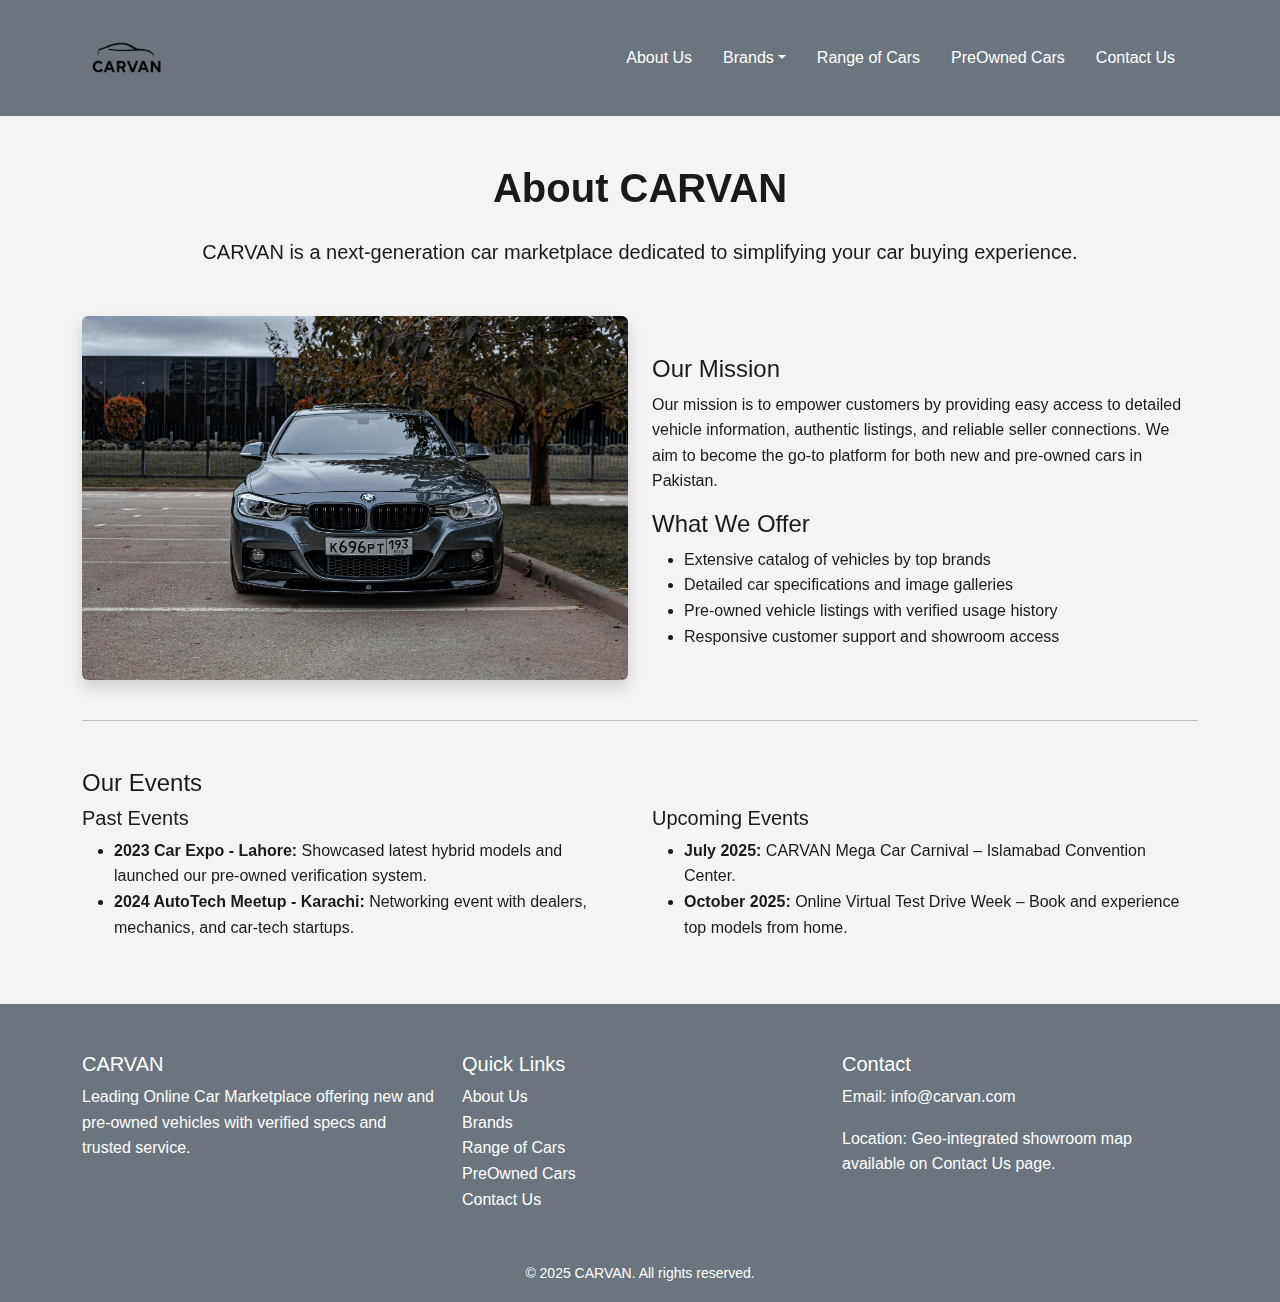
<file: about.html>
<!DOCTYPE html>
<html lang="en">
<head>
  <meta charset="UTF-8" />
  <meta name="viewport" content="width=device-width, initial-scale=1.0" />
  <title>About Us - CARVAN</title>
  <link href="https://cdn.jsdelivr.net/npm/bootstrap@5.3.0/dist/css/bootstrap.min.css" rel="stylesheet" />
  <link href="https://unpkg.com/aos@2.3.1/dist/aos.css" rel="stylesheet" />
  <link rel="stylesheet" href="style.css" />
</head>
<body>
   <!-- Navbar -->
  <nav class="navbar navbar-expand-lg sticky-top">
    <div class="container">
      <a class="navbar-brand fw-bold" href="index.html"><img src="/Images/Carvan-removebg-preview.png" alt="carvan logo"></a>
      <button class="navbar-toggler" type="button" data-bs-toggle="collapse" data-bs-target="#navbarNav">
        <span class="navbar-toggler-icon"></span>
      </button>
      <div class="collapse navbar-collapse" id="navbarNav">
        <ul class="navbar-nav ms-auto">
          <li class="nav-item"><a class="nav-link" href="about.html">About Us</a></li>
          <li class="nav-item dropdown">
            <a class="nav-link dropdown-toggle" href="#" role="button" data-bs-toggle="dropdown">Brands</a>
            <ul class="dropdown-menu">
              <li><a class="dropdown-item" href="toyota.html">Toyota</a></li>
              <li><a class="dropdown-item" href="honda.html">Honda</a></li>
              <li><a class="dropdown-item" href="bmw.html">BMW</a></li>
            </ul>
          </li>
          <li class="nav-item"><a class="nav-link" href="range.html">Range of Cars</a></li>
          <li class="nav-item"><a class="nav-link" href="preowned.html">PreOwned Cars</a></li>
          <li class="nav-item"><a class="nav-link" href="contact.html">Contact Us</a></li>
        </ul>
      </div>
    </div>
  </nav>

  <!-- About Us -->
  <section class="py-5">
    <div class="container" data-aos="fade-up">
      <h2 class="section-title">About CARVAN</h2>
      <p class="lead text-center">CARVAN is a next-generation car marketplace dedicated to simplifying your car buying experience.</p>
      <div class="row mt-5 align-items-center">
        <div class="col-md-6 mb-4">
          <img src="/Images/bmw 3.jpg" alt="About CARVAN" class="img-fluid rounded shadow" />
        </div>
        <div class="col-md-6">
          <h4>Our Mission</h4>
          <p>
            Our mission is to empower customers by providing easy access to detailed vehicle information, authentic listings, and reliable seller connections. We aim to become the go-to platform for both new and pre-owned cars in Pakistan.
          </p>
          <h4>What We Offer</h4>
          <ul>
            <li>Extensive catalog of vehicles by top brands</li>
            <li>Detailed car specifications and image galleries</li>
            <li>Pre-owned vehicle listings with verified usage history</li>
            <li>Responsive customer support and showroom access</li>
          </ul>
        </div>
      </div>
      <hr>
      <!-- Events Section -->
<div class="mt-5">
  <h4>Our Events</h4>
  <div class="row">
    <!-- Past Events -->
    <div class="col-md-6">
      <h5>Past Events</h5>
      <ul>
        <li><strong>2023 Car Expo - Lahore:</strong> Showcased latest hybrid models and launched our pre-owned verification system.</li>
        <li><strong>2024 AutoTech Meetup - Karachi:</strong> Networking event with dealers, mechanics, and car-tech startups.</li>
      </ul>
    </div>
    <!-- Upcoming Events -->
    <div class="col-md-6">
      <h5>Upcoming Events</h5>
      <ul>
        <li><strong>July 2025:</strong> CARVAN Mega Car Carnival – Islamabad Convention Center.</li>
        <li><strong>October 2025:</strong> Online Virtual Test Drive Week – Book and experience top models from home.</li>
      </ul>
    </div>
  </div>
</div>

    </div>
  </section>

  <!-- Footer -->
  <footer class="footer text-white pt-5 pb-3">
    <div class="container">
      <div class="row">
        <div class="col-md-4 mb-3">
          <h5>CARVAN</h5>
          <p>Leading Online Car Marketplace offering new and pre-owned vehicles with verified specs and trusted service.</p>
        </div>
        <div class="col-md-4 mb-3">
          <h5>Quick Links</h5>
          <ul class="list-unstyled">
            <li><a href="about.html" class="text-white">About Us</a></li>
            <li><a href="brands.html" class="text-white">Brands</a></li>
            <li><a href="range.html" class="text-white">Range of Cars</a></li>
            <li><a href="preowned.html" class="text-white">PreOwned Cars</a></li>
            <li><a href="contact.html" class="text-white">Contact Us</a></li>
          </ul>
        </div>
        <div class="col-md-4 mb-3">
          <h5>Contact</h5>
          <p>Email: <a href="mailto:info@carvan.com" class="text-white">info@carvan.com</a></p>
          <p>Location: Geo-integrated showroom map available on Contact Us page.</p>
        </div>
      </div>
      <div class="text-center mt-3">
        <small>&copy; 2025 CARVAN. All rights reserved.</small>
      </div>
    </div>
  </footer>

  <script src="https://code.jquery.com/jquery-3.6.0.min.js"></script>
  <script src="https://cdn.jsdelivr.net/npm/bootstrap@5.3.0/dist/js/bootstrap.bundle.min.js"></script>
  <script src="https://unpkg.com/aos@2.3.1/dist/aos.js"></script>
  <script>
    AOS.init();
  </script>
</body>
</html>
</file>
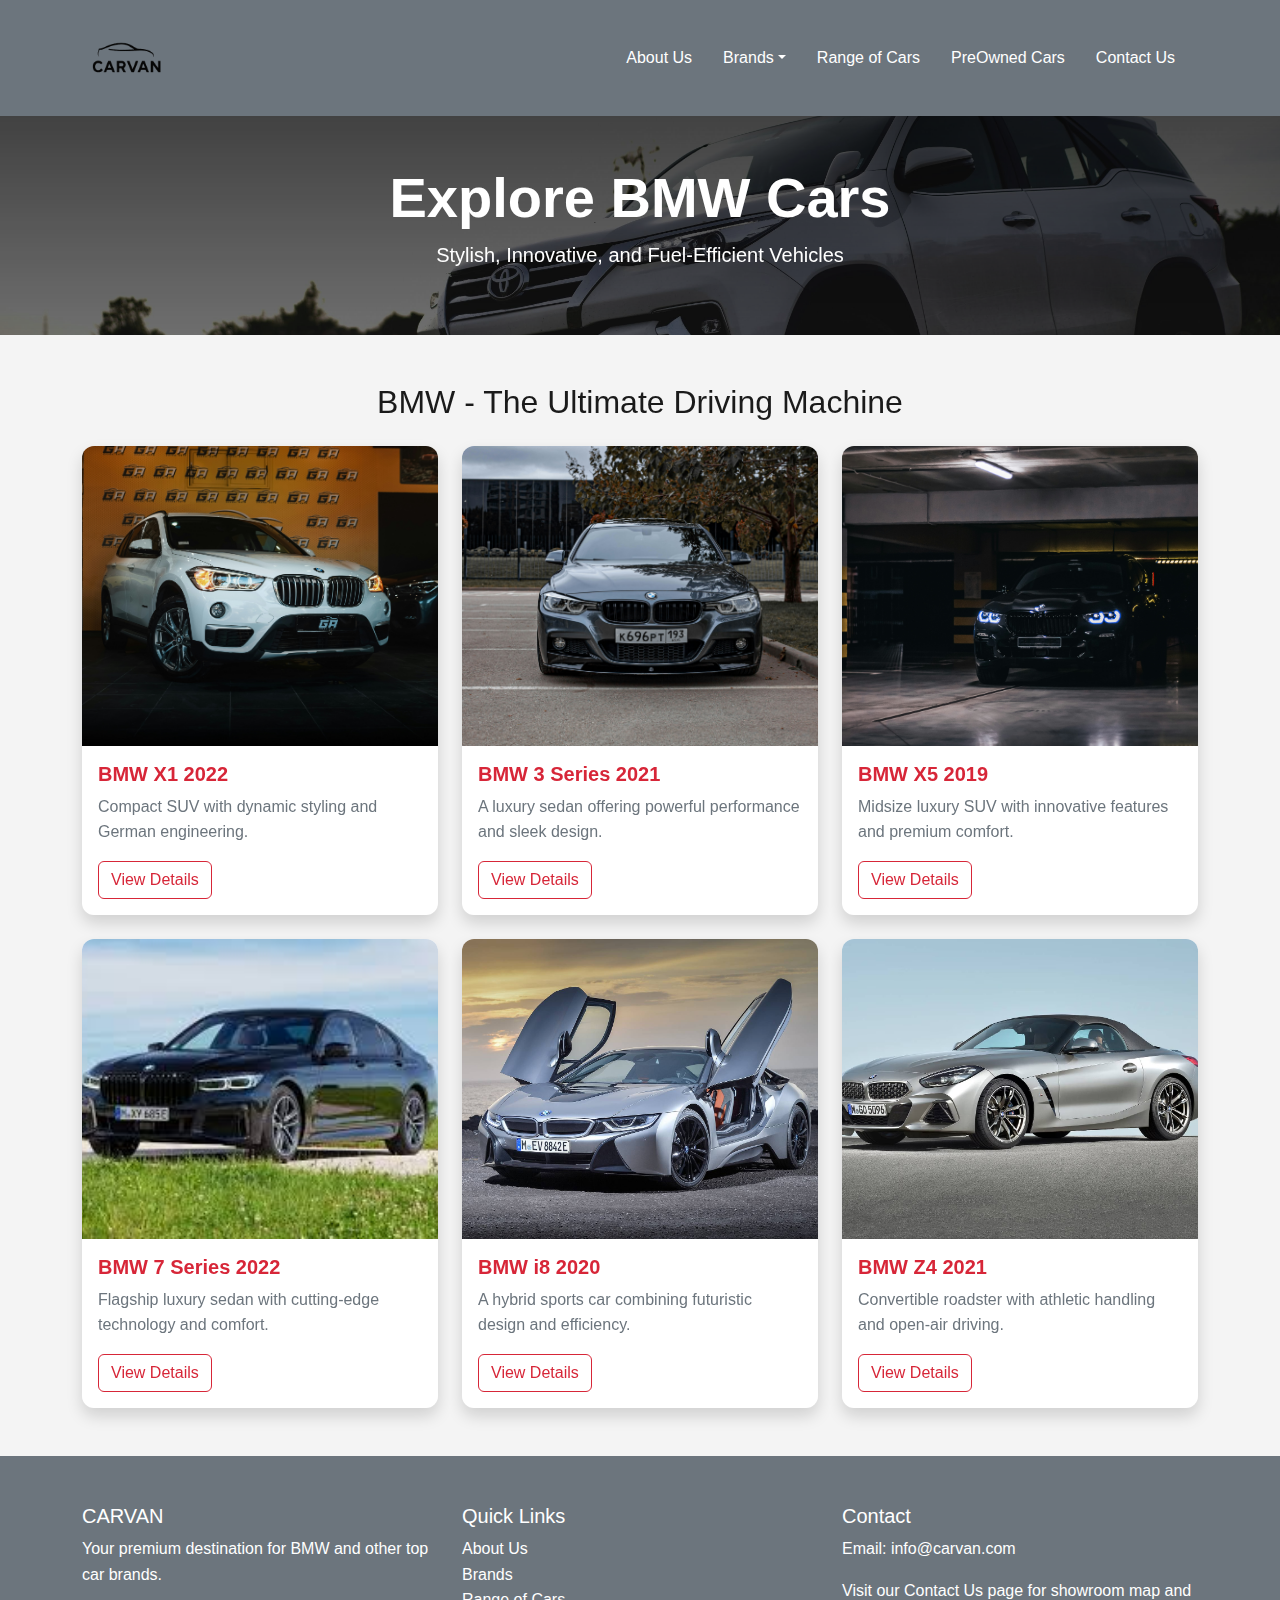
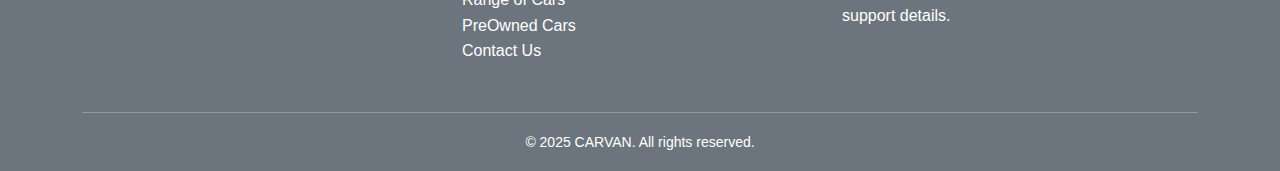
<file: bmw.html>
<!DOCTYPE html>
<html lang="en">
<head>
  <meta charset="UTF-8">
  <meta name="viewport" content="width=device-width, initial-scale=1.0">
  <title>BMW - CARVAN</title>
  <link href="https://cdn.jsdelivr.net/npm/bootstrap@5.3.0/dist/css/bootstrap.min.css" rel="stylesheet">
  <link href="https://unpkg.com/aos@2.3.1/dist/aos.css" rel="stylesheet">
  <link rel="stylesheet" href="style.css">
</head>
<body>
   <!-- Navbar -->
  <nav class="navbar navbar-expand-lg sticky-top">
    <div class="container">
      <a class="navbar-brand fw-bold" href="index.html"><img src="/Images/Carvan-removebg-preview.png" alt="carvan logo"></a>
      <button class="navbar-toggler" type="button" data-bs-toggle="collapse" data-bs-target="#navbarNav">
        <span class="navbar-toggler-icon"></span>
      </button>
      <div class="collapse navbar-collapse" id="navbarNav">
        <ul class="navbar-nav ms-auto">
          <li class="nav-item"><a class="nav-link" href="about.html">About Us</a></li>
          <li class="nav-item dropdown">
            <a class="nav-link dropdown-toggle" href="#" role="button" data-bs-toggle="dropdown">Brands</a>
            <ul class="dropdown-menu">
              <li><a class="dropdown-item" href="toyota.html">Toyota</a></li>
              <li><a class="dropdown-item" href="honda.html">Honda</a></li>
              <li><a class="dropdown-item" href="bmw.html">BMW</a></li>
            </ul>
          </li>
          <li class="nav-item"><a class="nav-link" href="range.html">Range of Cars</a></li>
          <li class="nav-item"><a class="nav-link" href="preowned.html">PreOwned Cars</a></li>
          <li class="nav-item"><a class="nav-link" href="contact.html">Contact Us</a></li>
        </ul>
      </div>
    </div>
  </nav>
    <!-- BMW Section -->
  <header class="brand-header text-white text-center py-5">
    <div class="container" data-aos="fade-down">
      <h1 class="display-4 fw-bold">Explore BMW Cars</h1>
      <p class="lead">Stylish, Innovative, and Fuel-Efficient Vehicles</p>
    </div>
  </header>
  <!-- BMW Page -->
  <section class="brand-section py-5">
    <div class="container" data-aos="fade-up">
      <h2 class="text-center mb-4">BMW - The Ultimate Driving Machine</h2>
      <div class="row g-4">

        <div class="col-md-4">
          <div class="card shadow">
            <img src="/Images/bmw x1.jpg" class="card-img-top" alt="BMW X1">
            <div class="card-body">
              <h5 class="card-title">BMW X1 2022</h5>
              <p class="card-text">Compact SUV with dynamic styling and German engineering.</p>
              <a href="#" class="btn btn-outline-primary">View Details</a>
            </div>
          </div>
        </div>
        
        <div class="col-md-4">
          <div class="card shadow">
            <img src="/Images/bmw 3.jpg" class="card-img-top" alt="BMW 3 Series">
            <div class="card-body">
              <h5 class="card-title">BMW 3 Series 2021</h5>
              <p class="card-text">A luxury sedan offering powerful performance and sleek design.</p>
              <a href="#" class="btn btn-outline-primary">View Details</a>
            </div>
          </div>
        </div>

        <div class="col-md-4">
          <div class="card shadow">
            <img src="/Images/bmw x5.jpg" class="card-img-top" alt="BMW X5">
            <div class="card-body">
              <h5 class="card-title">BMW X5 2019</h5>
              <p class="card-text">Midsize luxury SUV with innovative features and premium comfort.</p>
              <a href="#" class="btn btn-outline-primary">View Details</a>
            </div>
          </div>
        </div>

         <div class="col-md-4">
    <div class="card shadow">
      <img src="/Images/bmw 7.jfif" class="card-img-top" alt="BMW 7 Series">
      <div class="card-body">
        <h5 class="card-title">BMW 7 Series 2022</h5>
        <p class="card-text">Flagship luxury sedan with cutting-edge technology and comfort.</p>
        <a href="#" class="btn btn-outline-primary">View Details</a>
      </div>
    </div>
  </div>
  <div class="col-md-4">
    <div class="card shadow">
      <img src="/Images/bmw i8.jpg" class="card-img-top" alt="BMW i8">
      <div class="card-body">
        <h5 class="card-title">BMW i8 2020</h5>
        <p class="card-text">A hybrid sports car combining futuristic design and efficiency.</p>
        <a href="#" class="btn btn-outline-primary">View Details</a>
      </div>
    </div>
  </div>
  <div class="col-md-4">
    <div class="card shadow">
      <img src="/Images/bmwz 4.avif" class="card-img-top" alt="BMW Z4">
      <div class="card-body">
        <h5 class="card-title">BMW Z4 2021</h5>
        <p class="card-text">Convertible roadster with athletic handling and open-air driving.</p>
        <a href="#" class="btn btn-outline-primary">View Details</a>
      </div>
    </div>
  </div>
      </div>
    </div>
  </section>

  <!-- Footer -->
  <footer class="footer text-white pt-5 pb-3">
    <div class="container">
      <div class="row">
        <div class="col-md-4 mb-3">
          <h5>CARVAN</h5>
          <p>Your premium destination for BMW and other top car brands.</p>
        </div>
        <div class="col-md-4 mb-3">
          <h5>Quick Links</h5>
          <ul class="list-unstyled">
            <li><a href="about.html" class="text-white">About Us</a></li>
            <li><a href="brands.html" class="text-white">Brands</a></li>
            <li><a href="range.html" class="text-white">Range of Cars</a></li>
            <li><a href="preowned.html" class="text-white">PreOwned Cars</a></li>
            <li><a href="contact.html" class="text-white">Contact Us</a></li>
          </ul>
        </div>
        <div class="col-md-4 mb-3">
          <h5>Contact</h5>
          <p>Email: <a href="mailto:info@carvan.com" class="text-white">info@carvan.com</a></p>
          <p>Visit our Contact Us page for showroom map and support details.</p>
        </div>
      </div>
         <hr >
      <div class="text-center mt-3">
        <small>&copy; 2025 CARVAN. All rights reserved.</small>
      </div>
    </div>
  </footer>

  <script src="https://code.jquery.com/jquery-3.6.0.min.js"></script>
  <script src="https://cdn.jsdelivr.net/npm/bootstrap@5.3.0/dist/js/bootstrap.bundle.min.js"></script>
  <script src="https://unpkg.com/aos@2.3.1/dist/aos.js"></script>
  <script>
    AOS.init();
  </script>
</body>
</html>
</file>
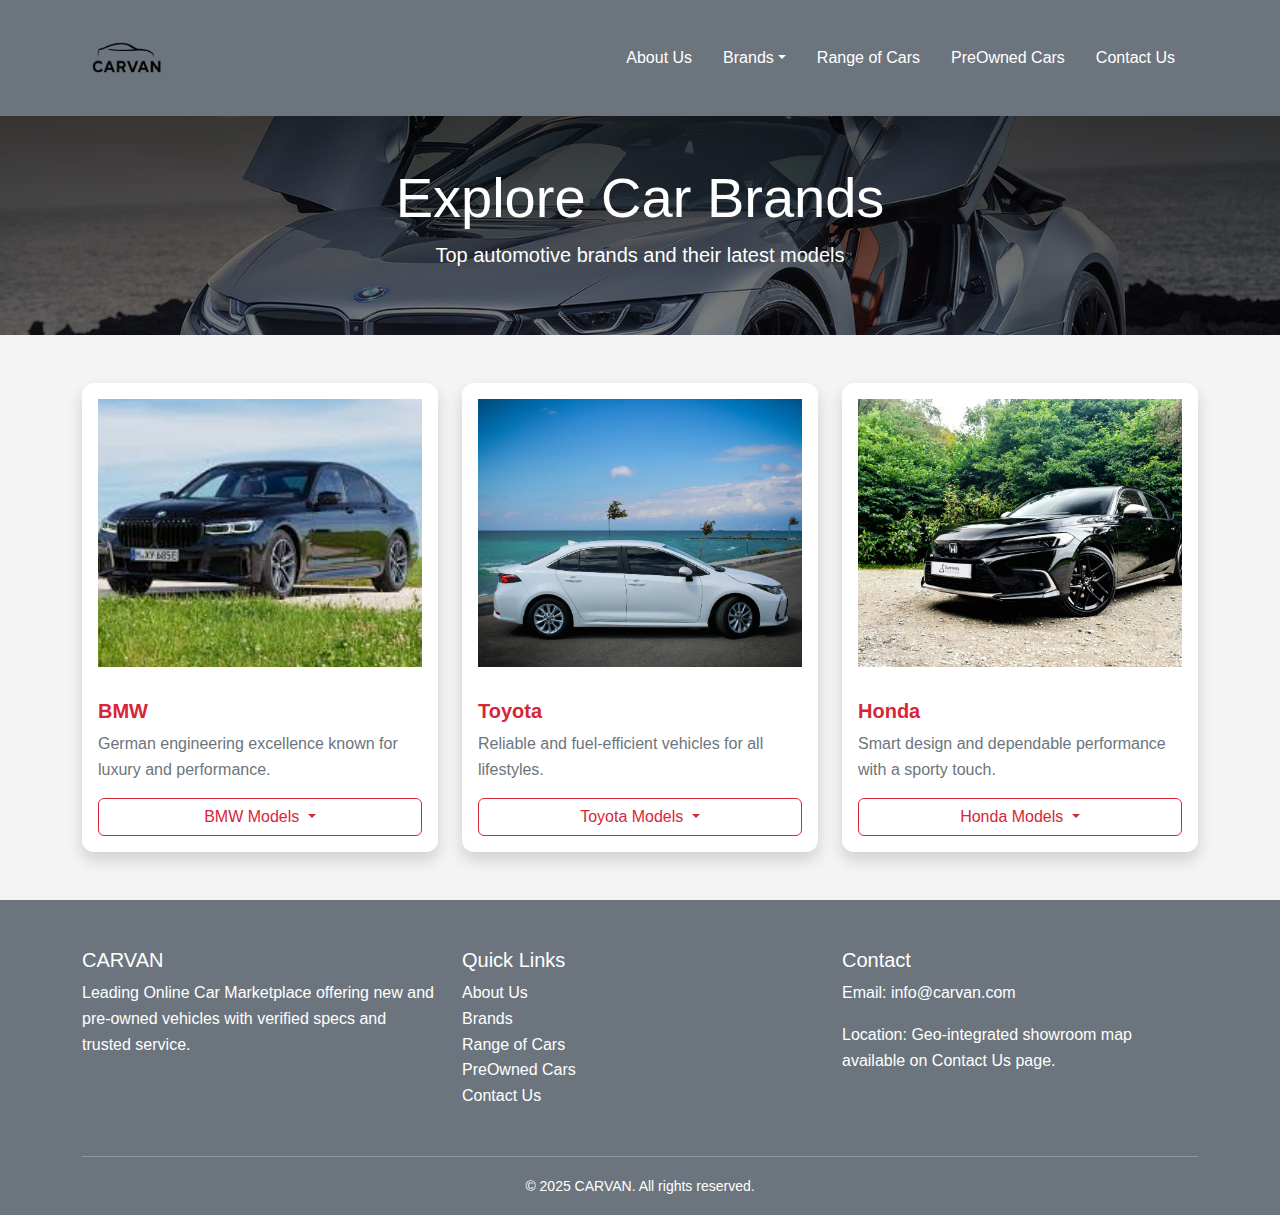
<file: brand.html>
<!DOCTYPE html>
<html lang="en">
<head>
  <meta charset="UTF-8">
  <meta name="viewport" content="width=device-width, initial-scale=1.0">
  <title>CARVAN - Online Car Marketplace</title>
  <link href="https://cdn.jsdelivr.net/npm/bootstrap@5.3.0/dist/css/bootstrap.min.css" rel="stylesheet">
  <link href="https://unpkg.com/aos@2.3.1/dist/aos.css" rel="stylesheet">
  <link rel="stylesheet" href="style.css">
</head>
<style>
    .dropdown-menu {
  z-index: 1050; /* make sure it appears above cards */
}
.card {
  overflow: visible !important; /* allow dropdowns to appear outside */
}

</style>
<body>
  <!-- Navbar -->
  <nav class="navbar navbar-expand-lg sticky-top">
    <div class="container">
      <a class="navbar-brand fw-bold" href="index.html"><img src="/Images/Carvan-removebg-preview.png" alt="carvan logo"></a>
      <button class="navbar-toggler" type="button" data-bs-toggle="collapse" data-bs-target="#navbarNav">
        <span class="navbar-toggler-icon"></span>
      </button>
      <div class="collapse navbar-collapse" id="navbarNav">
        <ul class="navbar-nav ms-auto">
          <li class="nav-item"><a class="nav-link" href="about.html">About Us</a></li>
          <li class="nav-item dropdown">
            <a class="nav-link dropdown-toggle" href="#" role="button" data-bs-toggle="dropdown">Brands</a>
            <ul class="dropdown-menu">
              <li><a class="dropdown-item" href="toyota.html">Toyota</a></li>
              <li><a class="dropdown-item" href="honda.html">Honda</a></li>
              <li><a class="dropdown-item" href="bmw.html">BMW</a></li>
            </ul>
          </li>
          <li class="nav-item"><a class="nav-link" href="range.html">Range of Cars</a></li>
          <li class="nav-item"><a class="nav-link" href="preowned.html">PreOwned Cars</a></li>
          <li class="nav-item"><a class="nav-link" href="contact.html">Contact Us</a></li>
        </ul>
      </div>
    </div>
  </nav>

<header class="text-center py-5 bg-dark text-white brands">
  <div class="container">
    <h1 class="display-4">Explore Car Brands</h1>
    <p class="lead">Top automotive brands and their latest models</p>
  </div>
</header>

<section class="container py-5">
  <div class="row g-4">

    <!-- Brand: BMW -->
    <div class="col-md-4">
      <div class="card shadow">
        <img src="/Images/bmw 7.jfif" class="card-img-top p-3" alt="BMW Logo">
        <div class="card-body">
          <h5 class="card-title">BMW</h5>
          <p class="card-text">German engineering excellence known for luxury and performance.</p>

          <!-- Sub-menu Models -->
          <div class="dropdown">
            <button class="btn btn-outline-primary dropdown-toggle w-100" type="button" data-bs-toggle="dropdown">
              BMW Models
            </button>
            <ul class="dropdown-menu w-100">
              <li><a class="dropdown-item" href="bmw.html#x1">BMW X1</a></li>
              <li><a class="dropdown-item" href="bmw.html#3series">BMW 3 Series</a></li>
              <li><a class="dropdown-item" href="bmw.html#x5">BMW X5</a></li>
              <li><a class="dropdown-item" href="bmw.html#i8">BMW i8</a></li>
            </ul>
          </div>
        </div>
      </div>
    </div>

    <!-- Brand: Toyota -->
    <div class="col-md-4">
      <div class="card shadow">
        <img src="/Images/Toyota corolla.jpg" class="card-img-top p-3" alt="Toyota Logo">
        <div class="card-body">
          <h5 class="card-title">Toyota</h5>
          <p class="card-text">Reliable and fuel-efficient vehicles for all lifestyles.</p>

          <!-- Sub-menu Models -->
          <div class="dropdown">
            <button class="btn btn-outline-primary dropdown-toggle w-100" type="button" data-bs-toggle="dropdown">
              Toyota Models
            </button>
            <ul class="dropdown-menu w-100">
              <li><a class="dropdown-item" href="toyota.html#corolla">Toyota Corolla</a></li>
              <li><a class="dropdown-item" href="toyota.html#camry">Toyota Camry</a></li>
              <li><a class="dropdown-item" href="toyota.html#fortuner">Toyota Fortuner</a></li>
            </ul>
          </div>
        </div>
      </div>
    </div>

    <!-- Brand: Honda -->
    <div class="col-md-4">
      <div class="card shadow">
        <img src="/Images/honda 2022.jpg" class="card-img-top p-3" alt="Honda Logo">
        <div class="card-body">
          <h5 class="card-title">Honda</h5>
          <p class="card-text">Smart design and dependable performance with a sporty touch.</p>

          <!-- Sub-menu Models -->
          <div class="dropdown">
            <button class="btn btn-outline-primary dropdown-toggle w-100" type="button" data-bs-toggle="dropdown">
              Honda Models
            </button>
            <ul class="dropdown-menu w-100">
              <li><a class="dropdown-item" href="honda.html#civic">Honda Civic</a></li>
              <li><a class="dropdown-item" href="honda.html#accord">Honda Accord</a></li>
              <li><a class="dropdown-item" href="honda.html#brv">Honda BR-V</a></li>
            </ul>
          </div>
        </div>
      </div>
    </div>

  </div>
</section>

  <!-- Footer -->
  <footer class="footer text-white pt-5 pb-3">
    <div class="container">
      <div class="row">
        <div class="col-md-4 mb-3">
          <h5>CARVAN</h5>
          <p>Leading Online Car Marketplace offering new and pre-owned vehicles with verified specs and trusted service.</p>
        </div>
        <div class="col-md-4 mb-3">
          <h5>Quick Links</h5>
          <ul class="list-unstyled">
            <li><a href="about.html" class="text-white">About Us</a></li>
            <li><a href="brands.html" class="text-white">Brands</a></li>
            <li><a href="range.html" class="text-white">Range of Cars</a></li>
            <li><a href="preowned.html" class="text-white">PreOwned Cars</a></li>
            <li><a href="contact.html" class="text-white">Contact Us</a></li>
          </ul>
        </div>
        <div class="col-md-4 mb-3">
          <h5>Contact</h5>
          <p>Email: <a href="mailto:info@carvan.com" class="text-white">info@carvan.com</a></p>
          <p>Location: Geo-integrated showroom map available on Contact Us page.</p>
        </div>
      </div>
      <hr >
      <div class="text-center mt-3">
        <small>&copy; 2025 CARVAN. All rights reserved.</small>
      </div>
    </div>
  </footer>


  <script src="https://code.jquery.com/jquery-3.6.0.min.js"></script>
  <script src="https://cdn.jsdelivr.net/npm/bootstrap@5.3.0/dist/js/bootstrap.bundle.min.js"></script>
  <script src="https://unpkg.com/aos@2.3.1/dist/aos.js"></script>
  <script>
    AOS.init();
  </script>
</body>
</html>
</file>
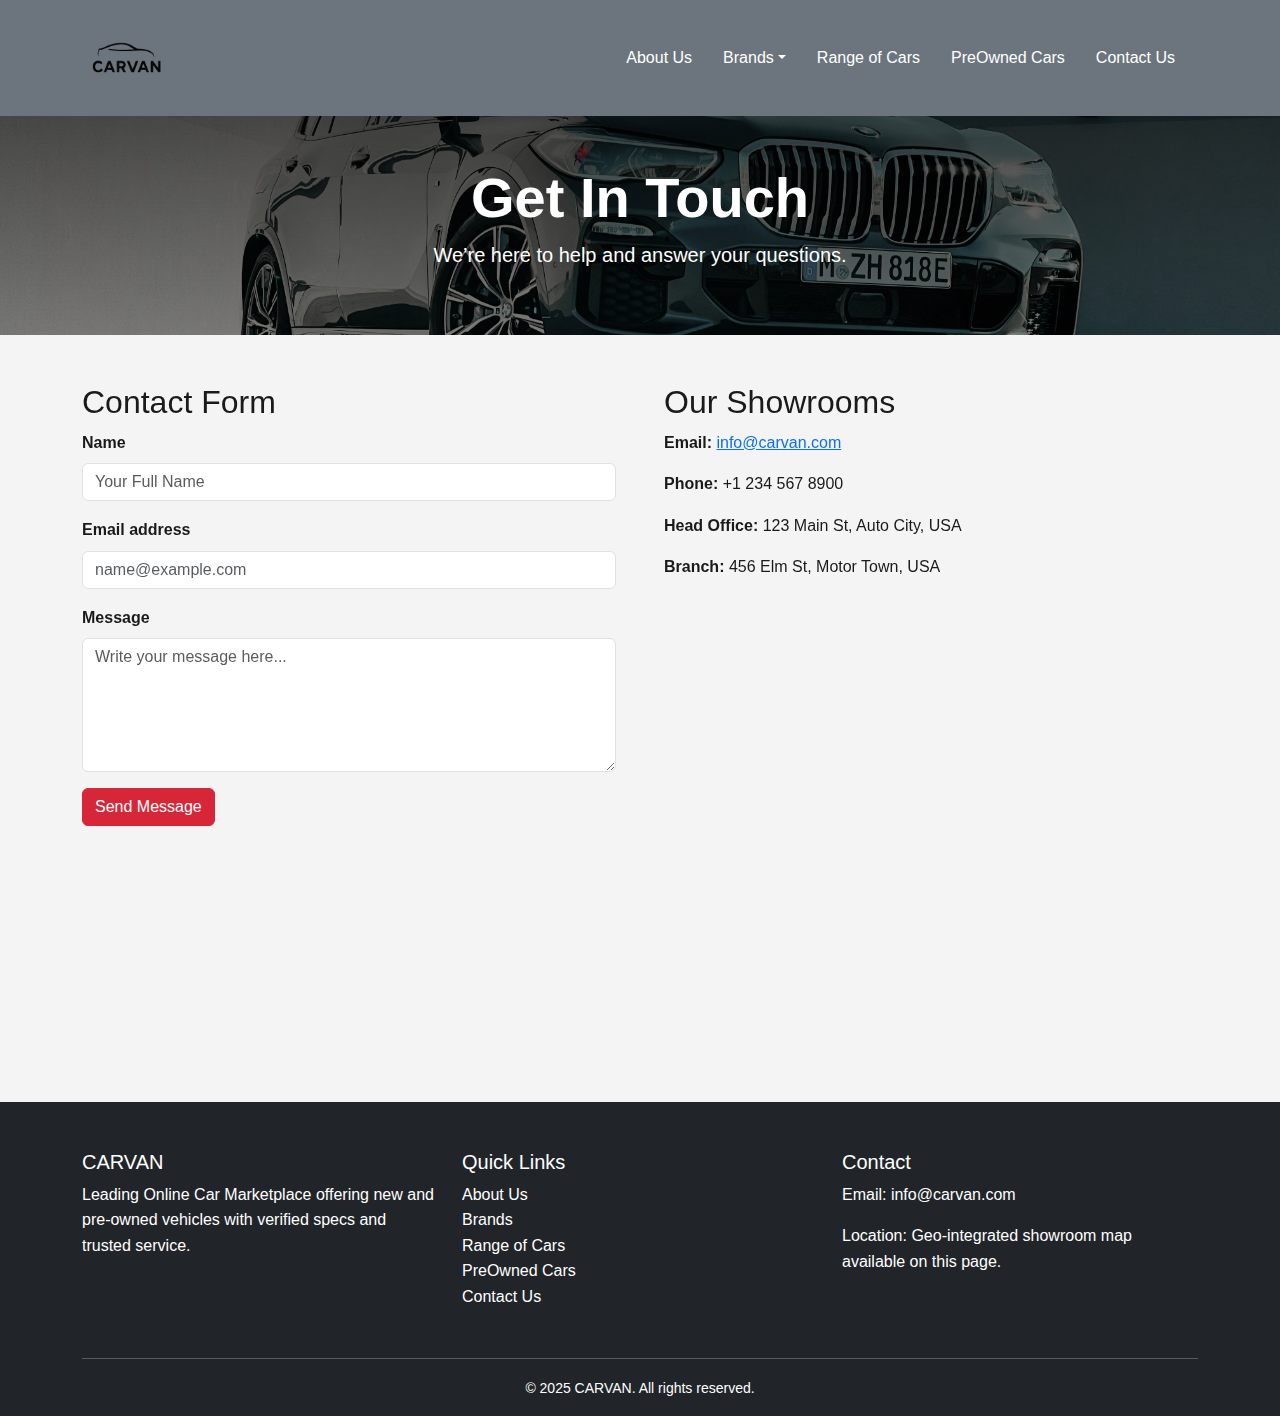
<file: contact.html>
<!DOCTYPE html>
<html lang="en">

<head>
  <meta charset="UTF-8" />
  <meta name="viewport" content="width=device-width, initial-scale=1" />
  <title>Contact Us - CARVAN</title>
  <link href="https://cdn.jsdelivr.net/npm/bootstrap@5.3.0/dist/css/bootstrap.min.css" rel="stylesheet" />
  <link href="https://unpkg.com/aos@2.3.1/dist/aos.css" rel="stylesheet" />
  <link rel="stylesheet" href="style.css" />
  <style>


  </style>
</head>

<body>
  <!-- Navbar -->
  <nav class="navbar navbar-expand-lg sticky-top">
    <div class="container">
      <a class="navbar-brand fw-bold" href="index.html"><img src="/Images/Carvan-removebg-preview.png"
          alt="carvan logo"></a>
      <button class="navbar-toggler" type="button" data-bs-toggle="collapse" data-bs-target="#navbarNav">
        <span class="navbar-toggler-icon"></span>
      </button>
      <div class="collapse navbar-collapse" id="navbarNav">
        <ul class="navbar-nav ms-auto">
          <li class="nav-item"><a class="nav-link" href="about.html">About Us</a></li>
          <li class="nav-item dropdown">
            <a class="nav-link dropdown-toggle" href="#" role="button" data-bs-toggle="dropdown">Brands</a>
            <ul class="dropdown-menu">
              <li><a class="dropdown-item" href="toyota.html">Toyota</a></li>
              <li><a class="dropdown-item" href="honda.html">Honda</a></li>
              <li><a class="dropdown-item" href="bmw.html">BMW</a></li>
            </ul>
          </li>
          <li class="nav-item"><a class="nav-link" href="range.html">Range of Cars</a></li>
          <li class="nav-item"><a class="nav-link" href="preowned.html">PreOwned Cars</a></li>
          <li class="nav-item"><a class="nav-link" href="contact.html">Contact Us</a></li>
        </ul>
      </div>
    </div>
  </nav>

  <!-- Header -->
  <header class=" text-white text-center py-5" data-aos="fade-down" id="contact-header">
    <div class="container">
      <h1 class="display-4 fw-bold">Get In Touch</h1>
      <p class="lead">We’re here to help and answer your questions.</p>
    </div>
  </header>

  <!-- Contact Section -->
  <section class="container my-5">
    <div class="row g-5">
      <!-- Contact Form -->
      <div class="col-lg-6" data-aos="fade-right">
        <h2>Contact Form</h2>
        <form id="contactForm" novalidate>
          <div class="mb-3">
            <label for="name" class="form-label fw-semibold">Name</label>
            <input type="text" class="form-control" id="name" placeholder="Your Full Name" required />
            <div class="invalid-feedback">Please enter your name.</div>
          </div>
          <div class="mb-3">
            <label for="email" class="form-label fw-semibold">Email address</label>
            <input type="email" class="form-control" id="email" placeholder="name@example.com" required />
            <div class="invalid-feedback">Please enter a valid email address.</div>
          </div>
          <div class="mb-3">
            <label for="message" class="form-label fw-semibold">Message</label>
            <textarea class="form-control" id="message" rows="5" placeholder="Write your message here..."
              required></textarea>
            <div class="invalid-feedback">Please enter your message.</div>
          </div>
          <button type="submit" class="btn btn-primary">Send Message</button>
        </form>
      </div>

      <!-- Contact Info and Map -->
      <div class="col-lg-6" data-aos="fade-left">
        <h2>Our Showrooms</h2>
        <p><strong>Email:</strong> <a href="mailto:info@carvan.com">info@carvan.com</a></p>
        <p><strong>Phone:</strong> +1 234 567 8900</p>
        <p><strong>Head Office:</strong> 123 Main St, Auto City, USA</p>
        <p><strong>Branch:</strong> 456 Elm St, Motor Town, USA</p>

        <iframe
          src="https://www.google.com/maps/embed?pb=!1m18!1m12!1m3!1d3616.534049991725!2d67.0626887753001!3d24.98196294038506!2m3!1f0!2f0!3f0!3m2!1i1024!2i768!4f13.1!3m3!1m2!1s0x3eb340e584b891c3%3A0x29b2cbc198ba2dbd!2sAptech%20Computer%20Education%20North%20Karachi%20Center!5e0!3m2!1sen!2s!4v1748000326098!5m2!1sen!2s"
          width="600" height="450" style="border:0;" allowfullscreen="" loading="lazy"
          referrerpolicy="no-referrer-when-downgrade"></iframe>

      </div>
    </div>
  </section>

  <!-- Footer -->
  <footer class="footer text-white pt-5 pb-3 bg-dark">
    <div class="container">
      <div class="row">
        <div class="col-md-4 mb-3">
          <h5>CARVAN</h5>
          <p>Leading Online Car Marketplace offering new and pre-owned vehicles with verified specs and trusted service.
          </p>
        </div>
        <div class="col-md-4 mb-3">
          <h5>Quick Links</h5>
          <ul class="list-unstyled">
            <li><a href="about.html" class="text-white">About Us</a></li>
            <li><a href="brands.html" class="text-white">Brands</a></li>
            <li><a href="range.html" class="text-white">Range of Cars</a></li>
            <li><a href="preowned.html" class="text-white">PreOwned Cars</a></li>
            <li><a href="contact.html" class="text-white">Contact Us</a></li>
          </ul>
        </div>
        <div class="col-md-4 mb-3">
          <h5>Contact</h5>
          <p>Email: <a href="mailto:info@carvan.com" class="text-white">info@carvan.com</a></p>
          <p>Location: Geo-integrated showroom map available on this page.</p>
        </div>
      </div>
      <hr>
      <div class="text-center mt-3">
        <small>&copy; 2025 CARVAN. All rights reserved.</small>
      </div>
    </div>
  </footer>

  <!-- Scripts -->
  <script src="https://code.jquery.com/jquery-3.6.0.min.js"></script>
  <script src="https://cdn.jsdelivr.net/npm/bootstrap@5.3.0/dist/js/bootstrap.bundle.min.js"></script>
  <script src="https://unpkg.com/aos@2.3.1/dist/aos.js"></script>

  <!-- Google Maps API (replace YOUR_API_KEY with a valid key) -->

  <script>
    AOS.init();
    // Bootstrap form validation
    $(document).ready(function () {
      $('#contactForm').on('submit', function (event) {
        event.preventDefault();
        if (this.checkValidity() === false) {
          event.stopPropagation();
          alert('Please fill out all required fields correctly.');
        } else {
          alert('Message sent successfully!');
          this.reset();
        }
        $(this).addClass('was-validated');
      });
    });
  </script>
</body>

</html>
</file>
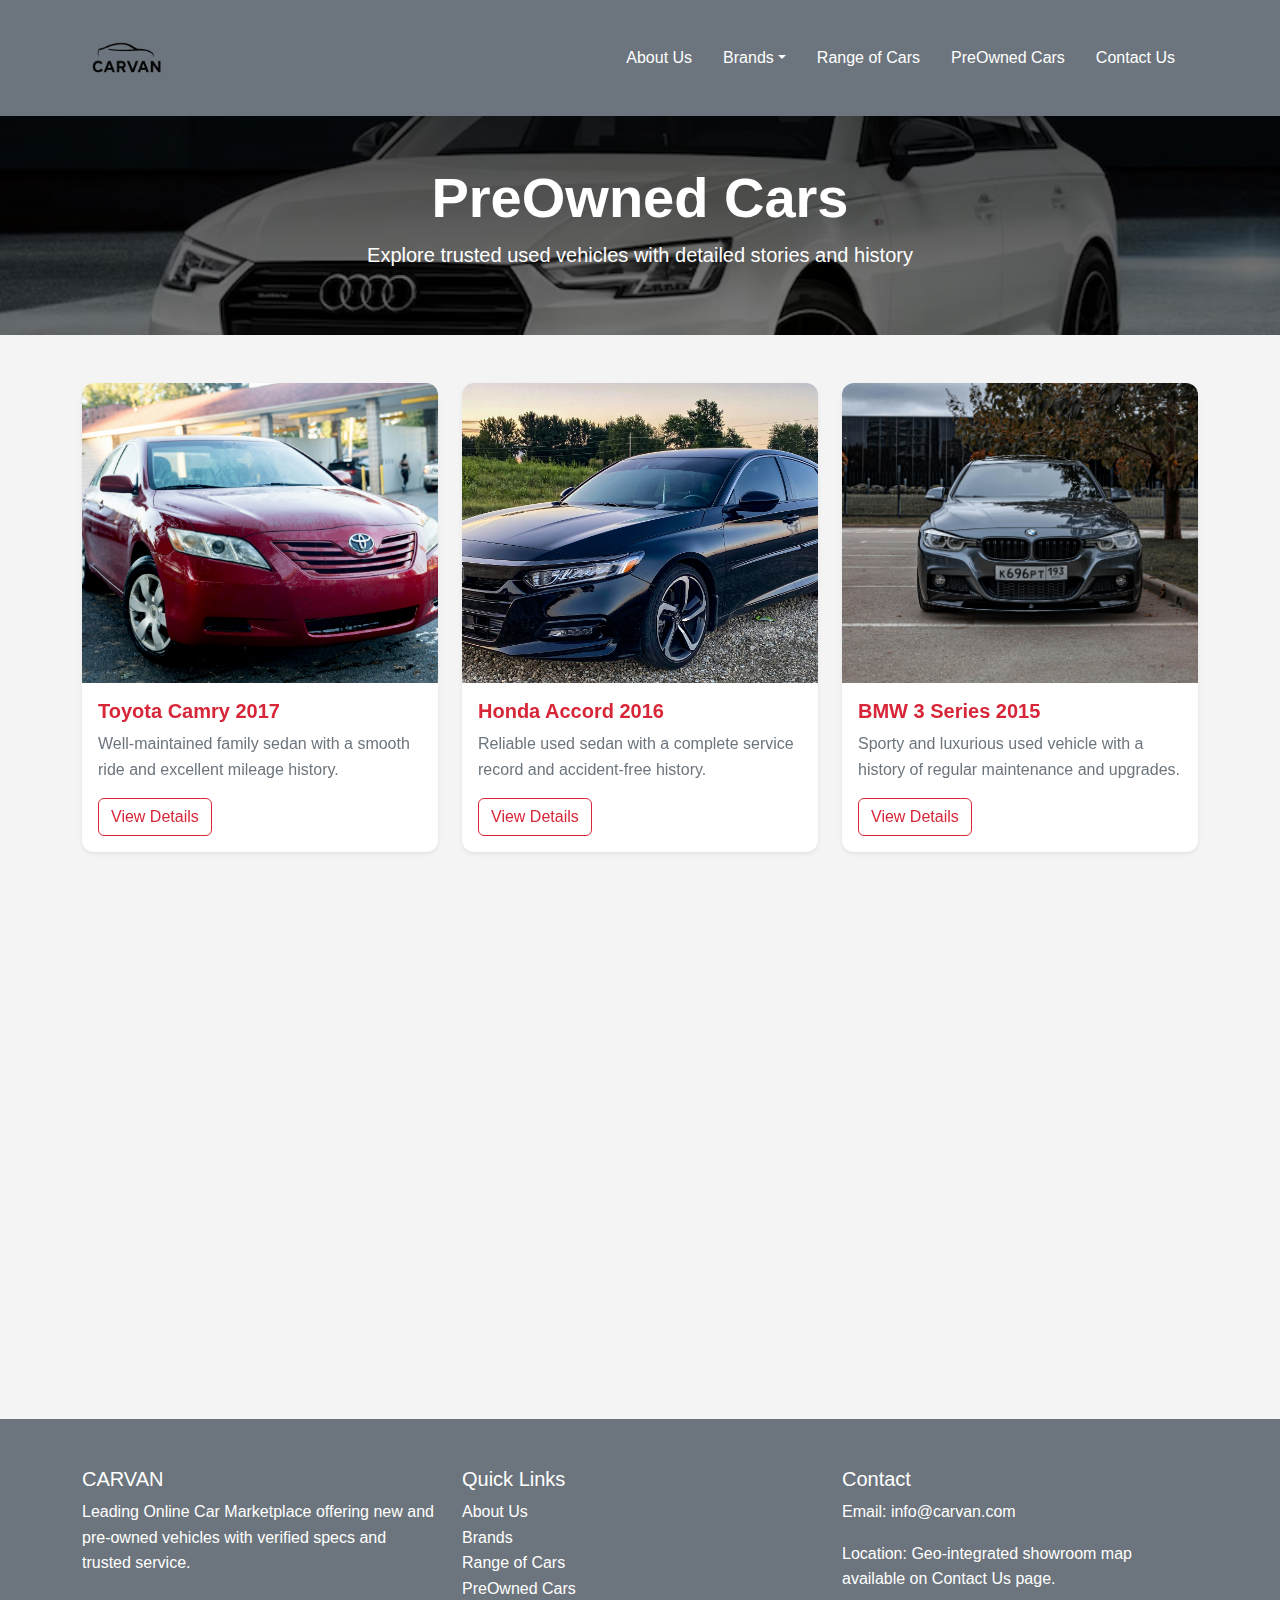
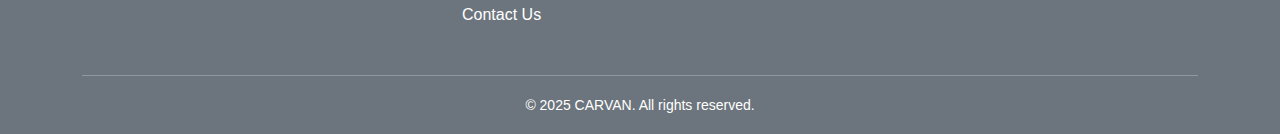
<file: preowned.html>
<!DOCTYPE html>
<html lang="en">
<head>
  <meta charset="UTF-8" />
  <meta name="viewport" content="width=device-width, initial-scale=1" />
  <title>PreOwned Cars - CARVAN</title>
  <link href="https://cdn.jsdelivr.net/npm/bootstrap@5.3.0/dist/css/bootstrap.min.css" rel="stylesheet" />
  <link href="https://unpkg.com/aos@2.3.1/dist/aos.css" rel="stylesheet" />
  <link rel="stylesheet" href="style.css" />
</head>
<body>

   <!-- Navbar -->
  <nav class="navbar navbar-expand-lg sticky-top">
    <div class="container">
      <a class="navbar-brand fw-bold" href="index.html"><img src="/Images/Carvan-removebg-preview.png" alt="carvan logo"></a>
      <button class="navbar-toggler" type="button" data-bs-toggle="collapse" data-bs-target="#navbarNav">
        <span class="navbar-toggler-icon"></span>
      </button>
      <div class="collapse navbar-collapse" id="navbarNav">
        <ul class="navbar-nav ms-auto">
          <li class="nav-item"><a class="nav-link" href="about.html">About Us</a></li>
          <li class="nav-item dropdown">
            <a class="nav-link dropdown-toggle" href="#" role="button" data-bs-toggle="dropdown">Brands</a>
            <ul class="dropdown-menu">
              <li><a class="dropdown-item" href="toyota.html">Toyota</a></li>
              <li><a class="dropdown-item" href="honda.html">Honda</a></li>
              <li><a class="dropdown-item" href="bmw.html">BMW</a></li>
            </ul>
          </li>
          <li class="nav-item"><a class="nav-link" href="range.html">Range of Cars</a></li>
          <li class="nav-item"><a class="nav-link" href="preowned.html">PreOwned Cars</a></li>
          <li class="nav-item"><a class="nav-link" href="contact.html">Contact Us</a></li>
        </ul>
      </div>
    </div>
  </nav>

  <header class=" text-white text-center py-5" data-aos="fade-down" id="preowned-header">
    <div class="container">
      <h1 class="display-4 fw-bold">PreOwned Cars</h1>
      <p class="lead">Explore trusted used vehicles with detailed stories and history</p>
    </div>
  </header>

  <section class="container py-5">
    <div class="row g-4">
      <div class="col-md-4" data-aos="fade-up">
        <div class="card shadow-sm h-100">
          <img src="/Images/toyota camry.jpg"card-img-top" alt="Used Toyota Camry" />
          <div class="card-body">
            <h5 class="card-title">Toyota Camry 2017</h5>
            <p class="card-text">Well-maintained family sedan with a smooth ride and excellent mileage history.</p>
            <a href="#" class="btn btn-outline-primary">View Details</a>
          </div>
        </div>
      </div>
      <div class="col-md-4" data-aos="fade-up" data-aos-delay="100">
        <div class="card shadow-sm h-100">
          <img src="/Images/honda acoord 2.jpg" class="card-img-top" alt="Used Honda Accord" />
          <div class="card-body">
            <h5 class="card-title">Honda Accord 2016</h5>
            <p class="card-text">Reliable used sedan with a complete service record and accident-free history.</p>
            <a href="#" class="btn btn-outline-primary">View Details</a>
          </div>
        </div>
      </div>
      <div class="col-md-4" data-aos="fade-up" data-aos-delay="200">
        <div class="card shadow-sm h-100">
          <img src="/Images/bmw 3.jpg" class="card-img-top" alt="Used BMW 3 Series" />
          <div class="card-body">
            <h5 class="card-title">BMW 3 Series 2015</h5>
            <p class="card-text">Sporty and luxurious used vehicle with a history of regular maintenance and upgrades.</p>
            <a href="#" class="btn btn-outline-primary">View Details</a>
          </div>
        </div>
      </div>
      <div class="col-md-4" data-aos="fade-up" data-aos-delay="300">
  <div class="card shadow-sm h-100">
    <img src="/Images/mercedes-preowned-4.webp" class="card-img-top" alt="Used Mercedes C-Class" />
    <div class="card-body">
      <h5 class="card-title">Mercedes C-Class 2018</h5>
      <p class="card-text">Premium comfort, sleek design, and advanced features in this meticulously kept luxury car.</p>
      <a href="#" class="btn btn-outline-primary">View Details</a>
    </div>
  </div>
</div>
<div class="col-md-4" data-aos="fade-up" data-aos-delay="400">
  <div class="card shadow-sm h-100">
    <img src="/Images/kia-sportage-preowned-5.avif" class="card-img-top" alt="Used Kia Sportage" />
    <div class="card-body">
      <h5 class="card-title">Kia Sportage 2020</h5>
      <p class="card-text">Spacious and reliable SUV, ideal for families, loaded with safety and infotainment features.</p>
      <a href="#" class="btn btn-outline-primary">View Details</a>
    </div>
  </div>
</div>
<div class="col-md-4" data-aos="fade-up" data-aos-delay="500">
  <div class="card shadow-sm h-100">
    <img src="/Images/audi-2019-preowned-6.avif" class="card-img-top" alt="Used Audi A4" />
    <div class="card-body">
      <h5 class="card-title">Audi A4 2019</h5>
      <p class="card-text">Elegant German engineering with low mileage and a performance you can count on.</p>
      <a href="#" class="btn btn-outline-primary">View Details</a>
    </div>
  </div>
</div>

    </div>
  </section>

   <!-- Footer -->
  <footer class="footer text-white pt-5 pb-3">
    <div class="container">
      <div class="row">
        <div class="col-md-4 mb-3">
          <h5>CARVAN</h5>
          <p>Leading Online Car Marketplace offering new and pre-owned vehicles with verified specs and trusted service.</p>
        </div>
        <div class="col-md-4 mb-3">
          <h5>Quick Links</h5>
          <ul class="list-unstyled">
            <li><a href="about.html" class="text-white">About Us</a></li>
            <li><a href="brands.html" class="text-white">Brands</a></li>
            <li><a href="range.html" class="text-white">Range of Cars</a></li>
            <li><a href="preowned.html" class="text-white">PreOwned Cars</a></li>
            <li><a href="contact.html" class="text-white">Contact Us</a></li>
          </ul>
        </div>
        <div class="col-md-4 mb-3">
          <h5>Contact</h5>
          <p>Email: <a href="mailto:info@carvan.com" class="text-white">info@carvan.com</a></p>
          <p>Location: Geo-integrated showroom map available on Contact Us page.</p>
        </div>
      </div>
         <hr >
      <div class="text-center mt-3">
        <small>&copy; 2025 CARVAN. All rights reserved.</small>
      </div>
    </div>
  </footer>

  <script src="https://code.jquery.com/jquery-3.6.0.min.js"></script>
  <script src="https://cdn.jsdelivr.net/npm/bootstrap@5.3.0/dist/js/bootstrap.bundle.min.js"></script>
  <script src="https://unpkg.com/aos@2.3.1/dist/aos.js"></script>
  <script>
    AOS.init();
  </script>
</body>
</html>
</file>
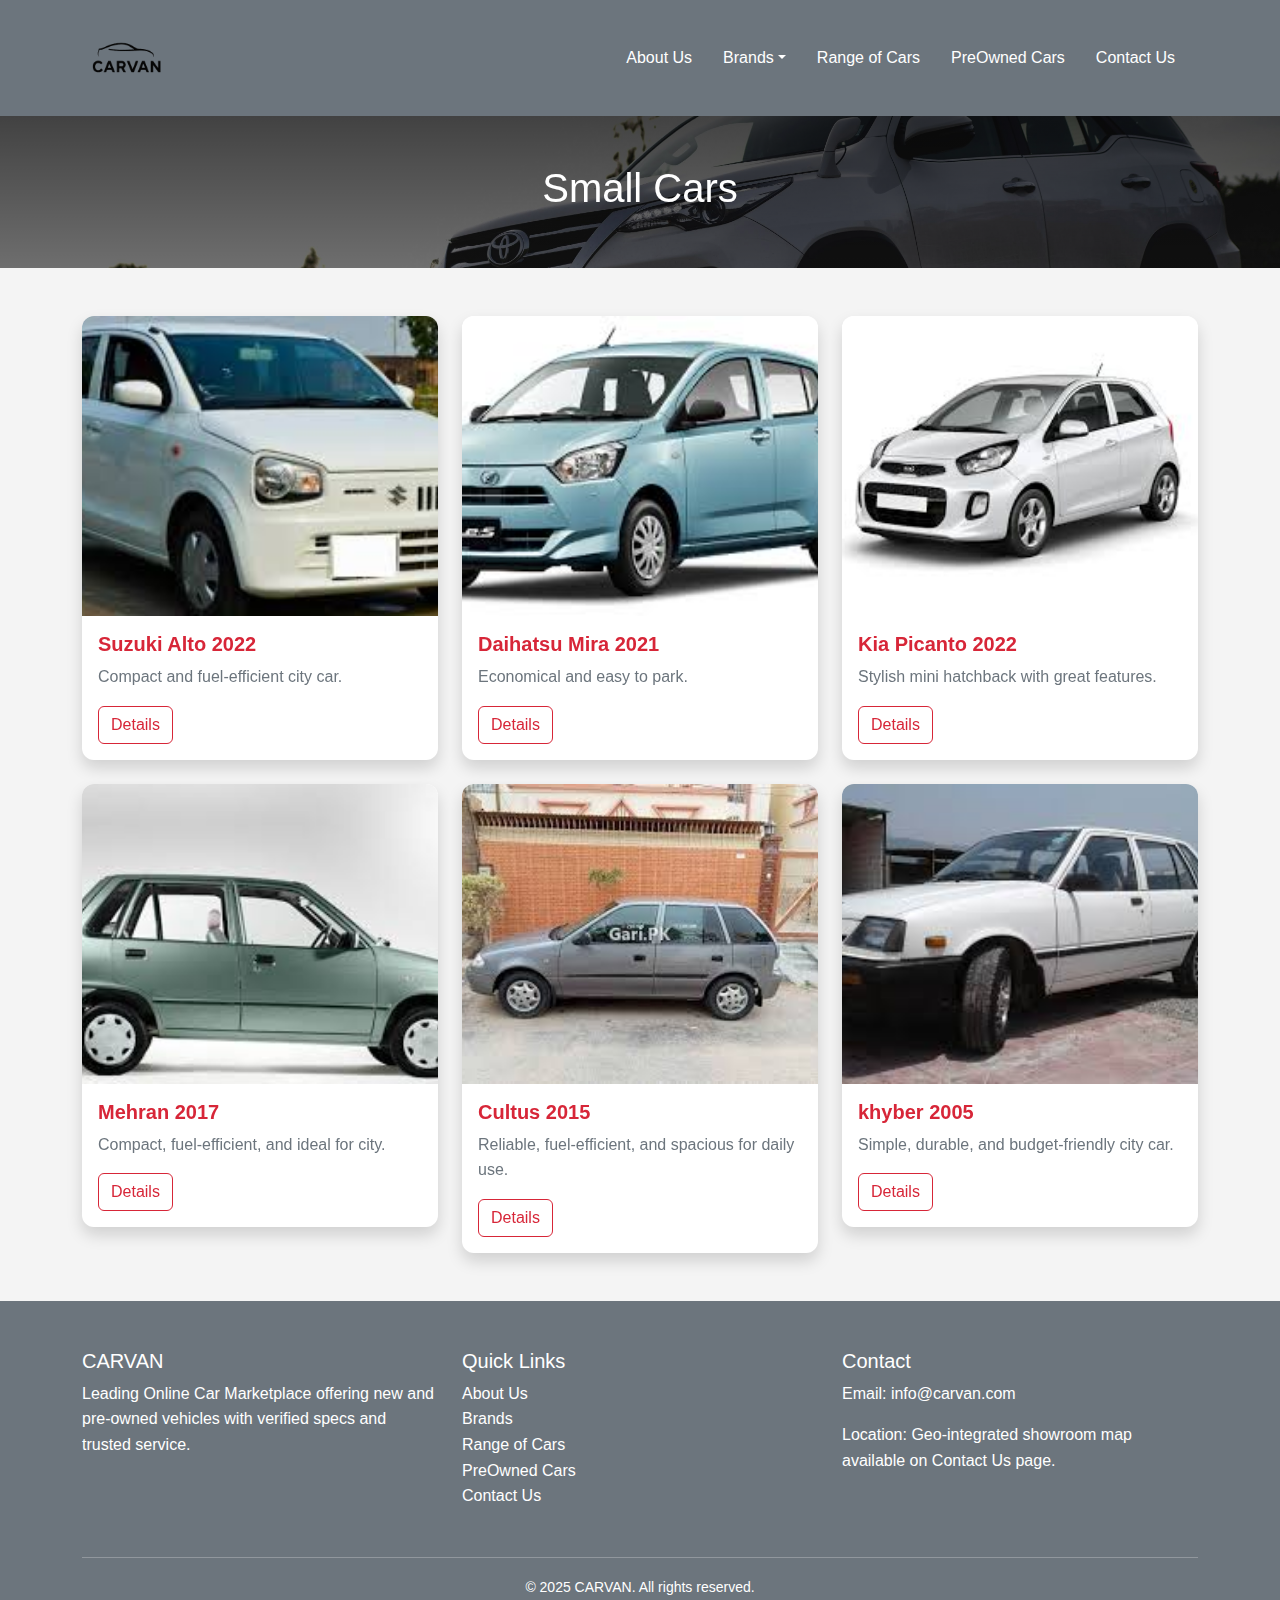
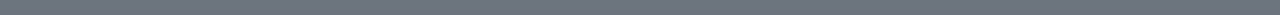
<file: smallcars.html>
<!DOCTYPE html>
<html lang="en">
<head>
  <meta charset="UTF-8" />
  <meta name="viewport" content="width=device-width, initial-scale=1.0" />
  <title>Small Cars - CARVAN</title>
  <link href="https://cdn.jsdelivr.net/npm/bootstrap@5.3.0/dist/css/bootstrap.min.css" rel="stylesheet" />
  <link href="https://unpkg.com/aos@2.3.1/dist/aos.css" rel="stylesheet" />
  <link rel="stylesheet" href="style.css" />
  <style>
 
    .small-cars-hero h1 {
      font-size: 4rem;
      font-weight: 700;
    }
    .car-card:hover {
      transform: translateY(-5px);
      transition: transform 0.3s ease;
    }
  </style>
</head>
<body>
    <!-- Navbar -->
  <nav class="navbar navbar-expand-lg sticky-top">
    <div class="container">
      <a class="navbar-brand fw-bold" href="index.html"><img src="/Images/Carvan-removebg-preview.png" alt="carvan logo"></a>
      <button class="navbar-toggler" type="button" data-bs-toggle="collapse" data-bs-target="#navbarNav">
        <span class="navbar-toggler-icon"></span>
      </button>
      <div class="collapse navbar-collapse" id="navbarNav">
        <ul class="navbar-nav ms-auto">
          <li class="nav-item"><a class="nav-link" href="about.html">About Us</a></li>
          <li class="nav-item dropdown">
            <a class="nav-link dropdown-toggle" href="#" role="button" data-bs-toggle="dropdown">Brands</a>
            <ul class="dropdown-menu">
              <li><a class="dropdown-item" href="toyota.html">Toyota</a></li>
              <li><a class="dropdown-item" href="honda.html">Honda</a></li>
              <li><a class="dropdown-item" href="bmw.html">BMW</a></li>
            </ul>
          </li>
          <li class="nav-item"><a class="nav-link" href="range.html">Range of Cars</a></li>
          <li class="nav-item"><a class="nav-link" href="preowned.html">PreOwned Cars</a></li>
          <li class="nav-item"><a class="nav-link" href="contact.html">Contact Us</a></li>
        </ul>
      </div>
    </div>
  </nav>
  <!-- Hero Section -->
  <div class="brand-header text-white text-center py-5">
    <div class="container">
      <h1 data-aos="fade-down">Small Cars</h1>
    </div>
  </div>

  <!-- Small Cars Section -->
  <section class="py-5 bg-light">
    <div class="container" data-aos="fade-up">
      <div class="row g-4">
        <!-- Car Cards -->
        <div class="col-md-4">
          <div class="card shadow car-card">
            <img src="/Images/alto2022 copy.png" class="card-img-top" alt="Small Car 1" />
            <div class="card-body">
              <h5 class="card-title">Suzuki Alto 2022</h5>
              <p class="card-text">Compact and fuel-efficient city car.</p>
              <a href="#" class="btn btn-outline-primary">Details</a>
            </div>
          </div>
        </div>
        <div class="col-md-4">
          <div class="card shadow car-card">
            <img src="/Images/mira2.png" class="card-img-top" alt="Small Car 2" />
            <div class="card-body">
              <h5 class="card-title">Daihatsu Mira 2021</h5>
              <p class="card-text">Economical and easy to park.</p>
              <a href="#" class="btn btn-outline-primary">Details</a>
            </div>
          </div>
        </div>
        <div class="col-md-4">
          <div class="card shadow car-card">
            <img src="/Images/kia pukanto.png" class="card-img-top" alt="Small Car 3" />
            <div class="card-body">
              <h5 class="card-title">Kia Picanto 2022</h5>
              <p class="card-text">Stylish mini hatchback with great features.</p>
              <a href="#" class="btn btn-outline-primary">Details</a>
            </div>
          </div>
        </div>

        <div class="col-md-4">
          <div class="card shadow car-card">
            <img src="/Images/mehran.png" class="card-img-top" alt="Small Car 4" />
            <div class="card-body">
              <h5 class="card-title">Mehran 2017</h5>
              <p class="card-text">Compact, fuel-efficient, and ideal for city.</p>
              <a href="#" class="btn btn-outline-primary">Details</a>
            </div>
          </div>
        </div>
        <div class="col-md-4">
          <div class="card shadow car-card">
            <img src="/Images/cultus 2015.png" class="card-img-top" alt="Small Car 5" />
            <div class="card-body">
              <h5 class="card-title">Cultus 2015</h5>
              <p class="card-text">Reliable, fuel-efficient, and spacious for daily use.</p>
              <a href="#" class="btn btn-outline-primary">Details</a>
            </div>
          </div>
        </div>
        <div class="col-md-4">
          <div class="card shadow car-card">
            <img src="/Images/khyber.png" class="card-img-top" alt="Small Car 6" />
            <div class="card-body">
              <h5 class="card-title">khyber 2005</h5>
              <p class="card-text">Simple, durable, and budget-friendly city car.</p>
              <a href="#" class="btn btn-outline-primary">Details</a>
            </div>
          </div>
        </div>

       
  </section>
   <!-- Footer -->
  <footer class="footer text-white pt-5 pb-3">
    <div class="container">
      <div class="row">
        <div class="col-md-4 mb-3">
          <h5>CARVAN</h5>
          <p>Leading Online Car Marketplace offering new and pre-owned vehicles with verified specs and trusted service.</p>
        </div>
        <div class="col-md-4 mb-3">
          <h5>Quick Links</h5>
          <ul class="list-unstyled">
            <li><a href="about.html" class="text-white">About Us</a></li>
            <li><a href="brands.html" class="text-white">Brands</a></li>
            <li><a href="range.html" class="text-white">Range of Cars</a></li>
            <li><a href="preowned.html" class="text-white">PreOwned Cars</a></li>
            <li><a href="contact.html" class="text-white">Contact Us</a></li>
          </ul>
        </div>
        <div class="col-md-4 mb-3">
          <h5>Contact</h5>
          <p>Email: <a href="mailto:info@carvan.com" class="text-white">info@carvan.com</a></p>
          <p>Location: Geo-integrated showroom map available on Contact Us page.</p>
        </div>
      </div>
         <hr >
      <div class="text-center mt-3">
        <small>&copy; 2025 CARVAN. All rights reserved.</small>
      </div>
    </div>
  </footer>

  <script src="https://cdn.jsdelivr.net/npm/bootstrap@5.3.0/dist/js/bootstrap.bundle.min.js"></script>
  <script src="https://unpkg.com/aos@2.3.1/dist/aos.js"></script>
  <script>
    AOS.init();
  </script>
</body>
</html>
</file>
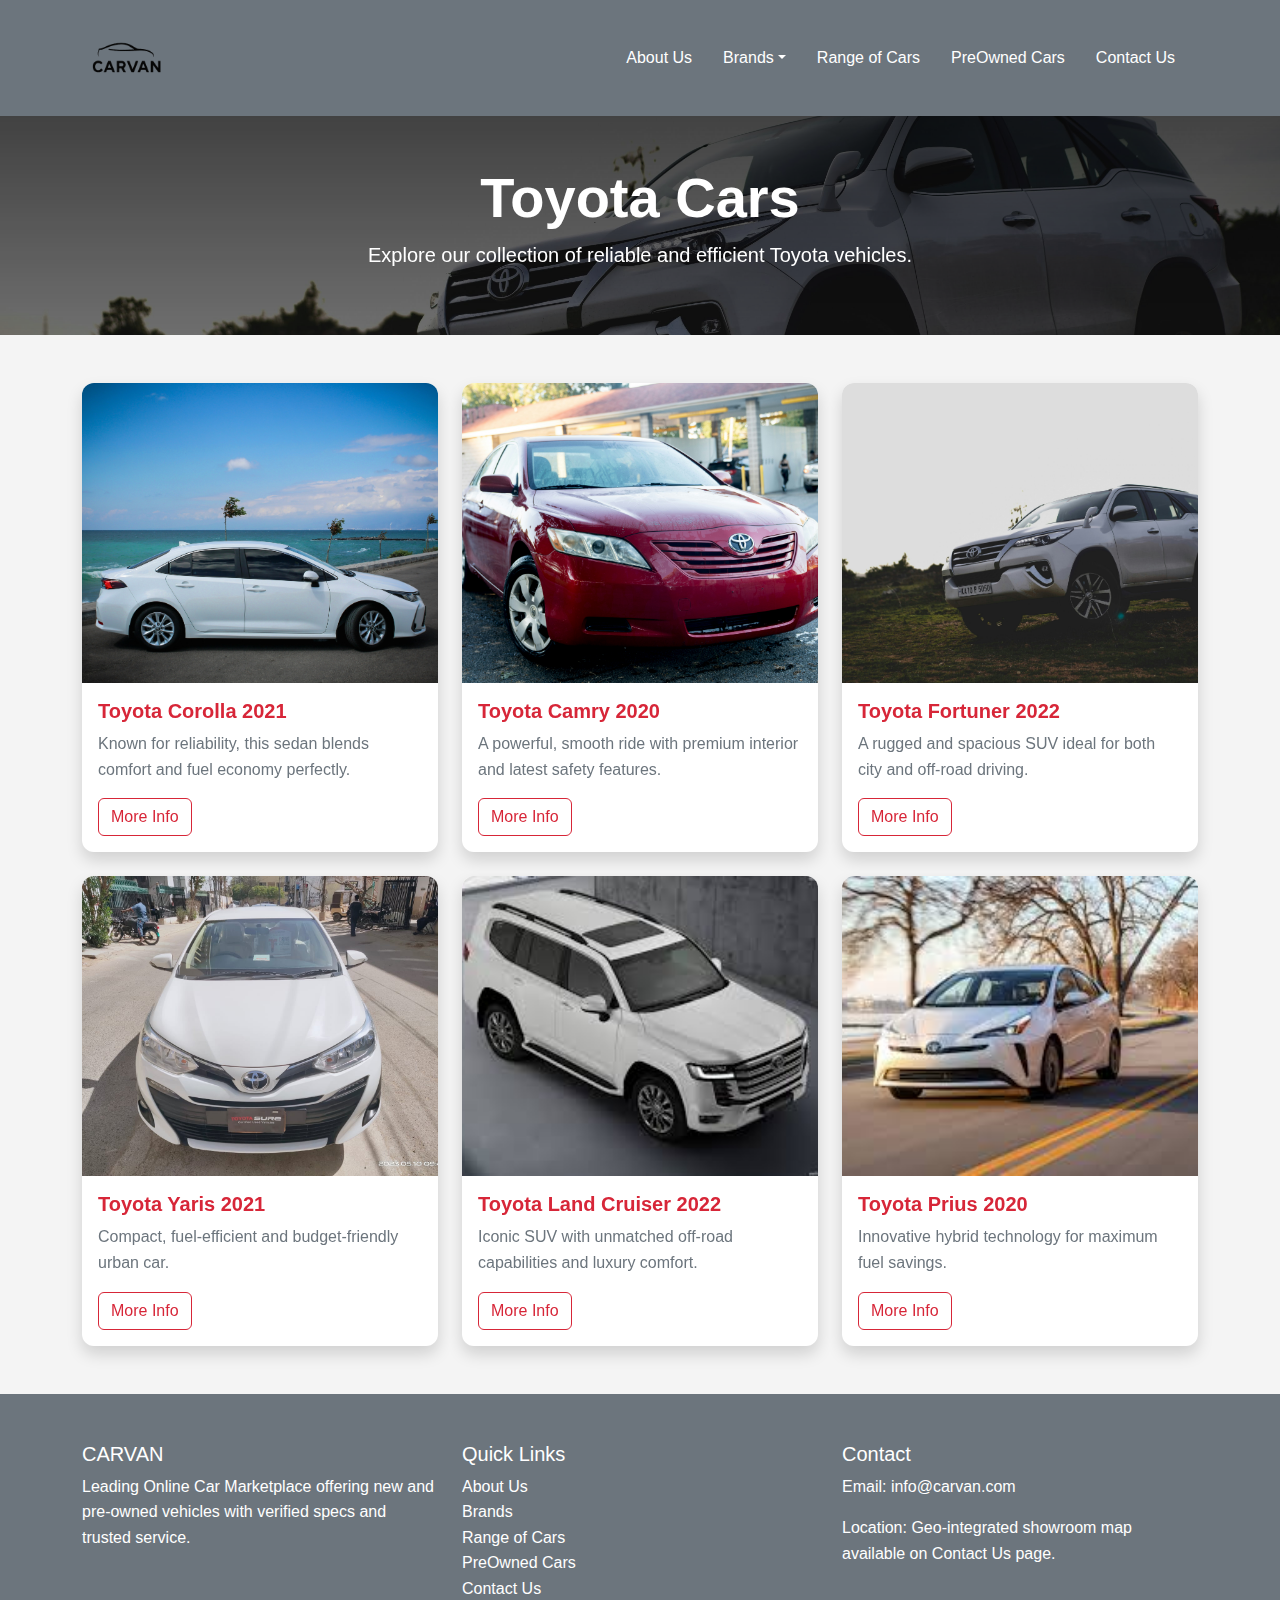
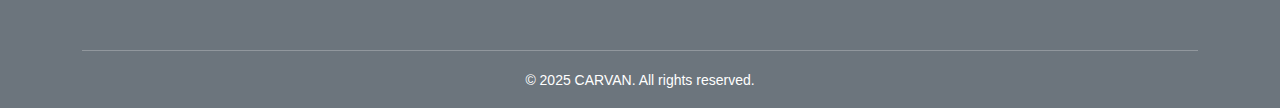
<file: toyota.html>
<!DOCTYPE html>
<html lang="en">

<head>
  <meta charset="UTF-8" />
  <meta name="viewport" content="width=device-width, initial-scale=1.0" />
  <title>CARVAN - Toyota</title>
  <link href="https://cdn.jsdelivr.net/npm/bootstrap@5.3.0/dist/css/bootstrap.min.css" rel="stylesheet" />
  <link href="https://unpkg.com/aos@2.3.1/dist/aos.css" rel="stylesheet" />
  <link rel="stylesheet" href="style.css" />
</head>

<body>
  <!-- Navbar -->
  <nav class="navbar navbar-expand-lg sticky-top">
    <div class="container">
      <a class="navbar-brand fw-bold" href="index.html"><img src="/Images/Carvan-removebg-preview.png"
          alt="carvan logo"></a>
      <button class="navbar-toggler" type="button" data-bs-toggle="collapse" data-bs-target="#navbarNav">
        <span class="navbar-toggler-icon"></span>
      </button>
      <div class="collapse navbar-collapse" id="navbarNav">
        <ul class="navbar-nav ms-auto">
          <li class="nav-item"><a class="nav-link" href="about.html">About Us</a></li>
          <li class="nav-item dropdown">
            <a class="nav-link dropdown-toggle" href="#" role="button" data-bs-toggle="dropdown">Brands</a>
            <ul class="dropdown-menu">
              <li><a class="dropdown-item" href="toyota.html">Toyota</a></li>
              <li><a class="dropdown-item" href="honda.html">Honda</a></li>
              <li><a class="dropdown-item" href="bmw.html">BMW</a></li>
            </ul>
          </li>
          <li class="nav-item"><a class="nav-link" href="range.html">Range of Cars</a></li>
          <li class="nav-item"><a class="nav-link" href="preowned.html">PreOwned Cars</a></li>
          <li class="nav-item"><a class="nav-link" href="contact.html">Contact Us</a></li>
        </ul>
      </div>
    </div>
  </nav>

  <!-- Toyota Page Header -->
  <header class="brand-header text-white text-center py-5">
    <div class="container" data-aos="fade-down">
      <h1 class="display-4 fw-bold">Toyota Cars</h1>
      <p class="lead">Explore our collection of reliable and efficient Toyota vehicles.</p>
    </div>
  </header>

  <!-- Toyota Cars Listing -->
  <section class="py-5 bg-light">
    <div class="container" data-aos="fade-up">
      <div class="row g-4">
        <div class="col-md-4">
          <div class="card shadow">
            <img src="/Images/Toyota corolla.jpg" class="card-img-top" alt="Toyota Corolla" />
            <div class="card-body">
              <h5 class="card-title">Toyota Corolla 2021</h5>
              <p class="card-text">Known for reliability, this sedan blends comfort and fuel economy perfectly.</p>
              <a href="#" class="btn btn-outline-primary">More Info</a>
            </div>
          </div>
        </div>
        <div class="col-md-4">
          <div class="card shadow">
            <img src="/Images/toyota camry.jpg" class="card-img-top" alt="Toyota Camry" />
            <div class="card-body">
              <h5 class="card-title">Toyota Camry 2020</h5>
              <p class="card-text">A powerful, smooth ride with premium interior and latest safety features.</p>
              <a href="#" class="btn btn-outline-primary">More Info</a>
            </div>
          </div>
        </div>
        <div class="col-md-4">
          <div class="card shadow">
            <img src="/Images/toyota fortuner.jpg" class="card-img-top" alt="Toyota Fortuner" />
            <div class="card-body">
              <h5 class="card-title">Toyota Fortuner 2022</h5>
              <p class="card-text">A rugged and spacious SUV ideal for both city and off-road driving.</p>
              <a href="#" class="btn btn-outline-primary">More Info</a>
            </div>
          </div>
        </div>
        <div class="col-md-4">
          <div class="card shadow">
            <img src="/Images/toyota yaris.jpg" class="card-img-top" alt="Toyota Yaris" />
            <div class="card-body">
              <h5 class="card-title">Toyota Yaris 2021</h5>
              <p class="card-text">Compact, fuel-efficient and budget-friendly urban car.</p>
              <a href="#" class="btn btn-outline-primary">More Info</a>
            </div>
          </div>
        </div>
        <div class="col-md-4">
          <div class="card shadow">
            <img src="/Images/toyota landcruiser 2022.jfif" class="card-img-top" alt="Toyota Land Cruiser" />
            <div class="card-body">
              <h5 class="card-title">Toyota Land Cruiser 2022</h5>
              <p class="card-text">Iconic SUV with unmatched off-road capabilities and luxury comfort.</p>
              <a href="#" class="btn btn-outline-primary">More Info</a>
            </div>
          </div>
        </div>
        <div class="col-md-4">
          <div class="card shadow">
            <img src="/Images/toyota prius.jfif" class="card-img-top" alt="Toyota Prius" />
            <div class="card-body">
              <h5 class="card-title">Toyota Prius 2020</h5>
              <p class="card-text">Innovative hybrid technology for maximum fuel savings.</p>
              <a href="#" class="btn btn-outline-primary">More Info</a>
            </div>
          </div>
        </div>
      </div>
    </div>
  </section>

  <!-- Footer (same as Home Page) -->
  <footer class="footer text-white pt-5 pb-3">
    <div class="container">
      <div class="row">
        <div class="col-md-4 mb-3">
          <h5>CARVAN</h5>
          <p>Leading Online Car Marketplace offering new and pre-owned vehicles with verified specs and trusted service.
          </p>
        </div>
        <div class="col-md-4 mb-3">
          <h5>Quick Links</h5>
          <ul class="list-unstyled">
            <li><a href="about.html" class="text-white">About Us</a></li>
            <li><a href="brands.html" class="text-white">Brands</a></li>
            <li><a href="range.html" class="text-white">Range of Cars</a></li>
            <li><a href="preowned.html" class="text-white">PreOwned Cars</a></li>
            <li><a href="contact.html" class="text-white">Contact Us</a></li>
          </ul>
        </div>
        <div class="col-md-4 mb-3">
          <h5>Contact</h5>
          <p>Email: <a href="mailto:info@carvan.com" class="text-white">info@carvan.com</a></p>
          <p>Location: Geo-integrated showroom map available on Contact Us page.</p>
        </div>
      </div>
      <hr>
      <div class="text-center mt-3">
        <small>&copy; 2025 CARVAN. All rights reserved.</small>
      </div>
    </div>
  </footer>

  <script src="https://code.jquery.com/jquery-3.6.0.min.js"></script>
  <script src="https://cdn.jsdelivr.net/npm/bootstrap@5.3.0/dist/js/bootstrap.bundle.min.js"></script>
  <script src="https://unpkg.com/aos@2.3.1/dist/aos.js"></script>
  <script>
    AOS.init();
  </script>
</body>

</html>
</file>
<file: style.css>
:root {
  /* Theme Colors */
  --primary-color: #d72638;        /* Engine Red */
  --secondary-color: #1f1f1f;      /* Tire Black */
  --accent-color: #fbbf24;         /* Indicator Amber */
  --background-light: #f4f4f4;     /* Dashboard Light */
  --text-dark: #1a1a1a;
  --text-muted: #6c757d;

  /* Typography */
  --font-family-base: 'Segoe UI', Tahoma, Geneva, Verdana, sans-serif;

  /* Effects */
  --shadow-medium: 0 4px 15px rgba(0, 0, 0, 0.15);
  --border-radius: 12px;
}

/* Reset and Base */
body {
  font-family: var(--font-family-base);
  background-color: var(--background-light);
  color: var(--text-dark);
  line-height: 1.6;
}

/* Navbar */
.navbar {
  /* background-color: rgba(31, 31, 31, 0.85); */
  background-color: var(--text-muted);
}
.navbar img {
  height: 10vh;
}
.navbar-brand {
  font-size: 1.8rem;
  color: #fff !important;
  letter-spacing: 1px;
}
.navbar-nav .nav-link {
  color: #ffffff !important;
  font-weight: 500;
  margin-right: 15px;
}
.navbar-nav .nav-link:hover {
  color: var(--primary-color) !important;
}

/* Hero Section */
.hero-section {
  background: linear-gradient(rgba(0,0,0,0.7), rgba(0,0,0,0.5)), url('/Images/honda\ city.jpg') no-repeat center center/cover;
  padding: 100px 0;
  color: #fff;
}
.hero-section h1 {
  font-size: 3.5rem;
}
.hero-section p {
  font-size: 1.3rem;
}


#preowned-header{
    background: linear-gradient(rgba(0,0,0,0.7), rgba(0,0,0,0.5)), url('/Images/audi-2019-preowned-6.avif') no-repeat center center/cover;
}
#range-header{
    background: linear-gradient(rgba(0,0,0,0.7), rgba(0,0,0,0.5)), url('/Images/honda\ acoord\ 2.jpg') no-repeat center center/cover;
}
#contact-header{
    background: linear-gradient(rgba(0,0,0,0.7), rgba(0,0,0,0.5)), url('/Images/sedan\ 6.jpg') no-repeat center center/cover;
}
.brand-header{
    background: linear-gradient(rgba(0,0,0,0.7), rgba(0,0,0,0.5)), url('/Images/toyota\ fortuner.jpg') no-repeat center center/cover;
}
#brand-van{
    background: linear-gradient(rgba(0,0,0,0.7), rgba(0,0,0,0.5)), url('/Images/hiace-van6.jpg') no-repeat center center/cover;
}
.brands{
    background: linear-gradient(rgba(0,0,0,0.7), rgba(0,0,0,0.5)), url('/Images/bmw\ i8.jpg') no-repeat center center/cover;
}




/* Cards */
.card {
  transition: transform 0.3s ease, box-shadow 0.3s ease;
  border: none;
  border-radius: var(--border-radius);
  overflow: hidden;
}
.card img {
  height: 300px;
  object-fit: cover;
}
.card:hover {
  transform: translateY(-5px);
  box-shadow: var(--shadow-medium);
}
.card-title {
  font-weight: bold;
  color: var(--primary-color);
}
.card-text {
  color: var(--text-muted);
}

/* Testimonials Section */
.testimonials-section {
  padding: 5rem 0;
  background: white;
}

.testimonial-card {
  background: white;
  padding: 3rem;
  border-radius: var(--border-radius);
  box-shadow: var(--shadow-medium);
  text-align: center;
  border: 1px solid #f1f1f1;
}

.testimonial-stars {
  color: var(--accent-color);
  font-size: 1.25rem;
  margin-bottom: 1.5rem;
}

.testimonial-text {
  font-size: 1.125rem;
  line-height: 1.8;
  color: #4b5563;
  margin-bottom: 2rem;
  font-style: italic;
}

.testimonial-author {
  display: flex;
  align-items: center;
  justify-content: center;
  gap: 1rem;
}

.author-image {
  width: 60px;
  height: 60px;
  border-radius: 50%;
  object-fit: cover;
}

.author-info h5 {
  font-weight: 600;
  margin-bottom: 0.25rem;
  color: var(--text-dark);
}

.author-info span {
  color: #6b7280;
  font-size: 0.875rem;
}

.carousel-control-prev,
.carousel-control-next {
  width: 50px;
  height: 50px;
  border-radius: 50%;
  background: var(--primary-color);
  border: none;
  top: 50%;
  transform: translateY(-50%);
}

.carousel-control-prev {
  left: -25px;
}

.carousel-control-next {
  right: -25px;
}

/* Footer */
.footer {
  background-color: var(--text-muted);
  /* color: #adb5bd; */
}
.footer h5 {
  color: #ffffff;
}
.footer a {
  text-decoration: none;
  transition: color 0.2s;
}
.footer a:hover {
  color: var(--primary-color) !important;
}

/* Buttons */
.btn-primary {
  background-color: var(--primary-color);
  border-color: var(--primary-color);
}
.btn-outline-primary {
  border-color: var(--primary-color);
  color: var(--primary-color);
}
.btn-outline-primary:hover {
  background-color: var(--primary-color);
  color: white;
}

/* Utilities */
.section-title {
  font-size: 2.5rem;
  margin-bottom: 1.5rem;
  font-weight: bold;
  text-align: center;
}
.bg-light {
  background-color: var(--background-light) !important;
}

/* Contact Page */
iframe {
  width: 100%;
}

/* Responsive Tweaks */
@media (max-width: 767px) {
  .hero-section h1 {
    font-size: 2.2rem;
  }
  .hero-section p {
    font-size: 1rem;
  }
}
</file>
